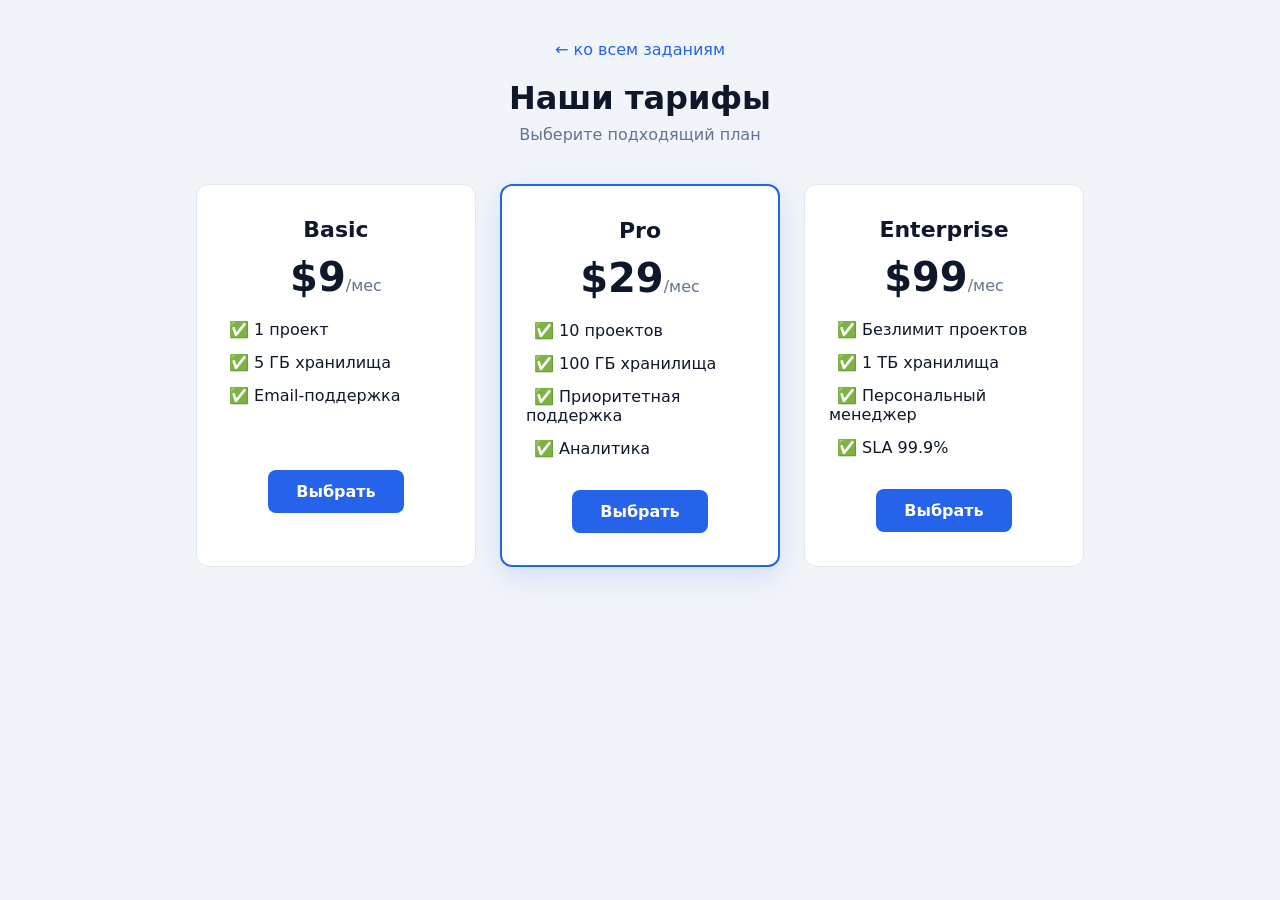
<file: 1-pricing/index.html>
<!DOCTYPE html>
<html lang="ru">
  <head>
    <meta charset="UTF-8" />
    <meta name="viewport" content="width=device-width, initial-scale=1.0" />
    <title>Задание 1 — Прайс-таблица</title>
    <link rel="stylesheet" href="styles.css" />
  </head>
  <body>
    <header class="page-header">
      <a href="../index.html" class="back">← ко всем заданиям</a>
      <h1>Наши тарифы</h1>
      <p>Выберите подходящий план</p>
    </header>

    <main class="plans">
      <section class="plan">
        <h3 class="plan__name">Basic</h3>
        <p class="price">$9<span>/мес</span></p>
        <ul class="features">
          
          <li>✅ 1 проект</li>
          <li>✅ 5 ГБ хранилища</li>
          <li>✅ Email-поддержка</li>
          <li></li>
          
        </ul>
        <a href="#" class="btn">Выбрать</a>
      </section>

      <section class="plan plan--featured">
        <h3 class="plan__name">Pro</h3>
        <p class="price">$29<span>/мес</span></p>
        <ul class="features">
          <li>✅ 10 проектов</li>
          <li>✅ 100 ГБ хранилища</li>
          <li>✅ Приоритетная поддержка</li>
          <li>✅ Аналитика</li>
        </ul>
        <a href="#" class="btn">Выбрать</a>
      </section>

      <section class="plan">
        <h3 class="plan__name">Enterprise</h3>
        <p class="price">$99<span>/мес</span></p>
        <ul class="features">
          <li>✅ Безлимит проектов</li>
          <li>✅ 1 ТБ хранилища</li>
          <li>✅ Персональный менеджер</li>
          <li>✅ SLA 99.9%</li>
        </ul>
        <a href="#" class="btn">Выбрать</a>
      </section>
    </main>
  </body>
</html>
</file>
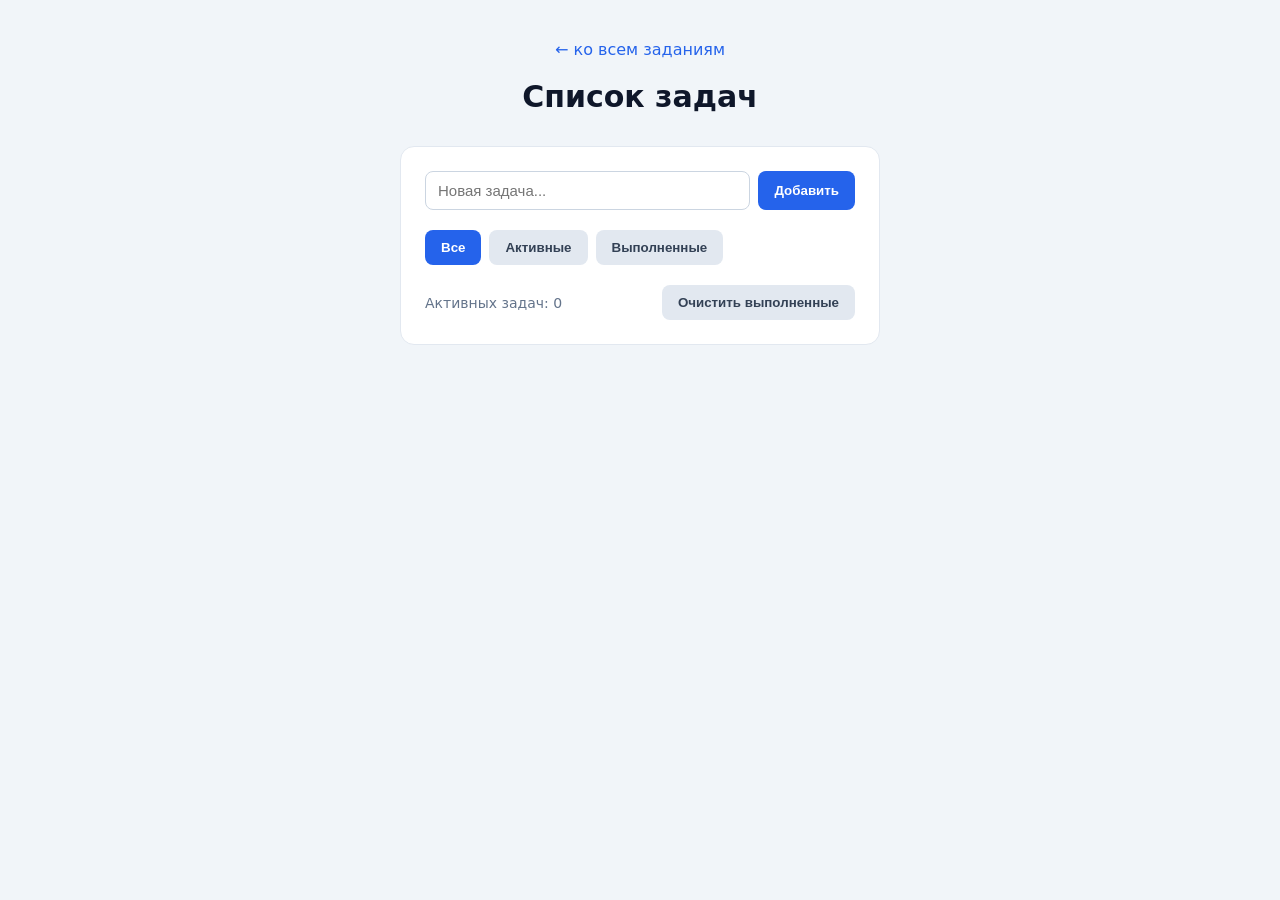
<file: 3-todo/index.html>
<!DOCTYPE html>
<html lang="ru">
  <head>
    <meta charset="UTF-8" />
    <meta name="viewport" content="width=device-width, initial-scale=1.0" />
    <title>Задание 3 — Список задач</title>
    <link rel="stylesheet" href="styles.css" />
  </head>
  <body>
    <header class="page-header">
      <a href="../index.html" class="back">← ко всем заданиям</a>
      <h1>Список задач</h1>
    </header>

    <main class="app">
      <div class="add-row">
        <input type="text" id="task-input"  placeholder="Новая задача..." />
        <button id="add-btn">Добавить</button>
      </div>
      <p class="error" id="error" hidden>Введите текст задачи</p>

      <div class="filters">
        <button data-filter="all" class="filter active">Все</button>
        <button data-filter="active" class="filter">Активные</button>
        <button data-filter="completed" class="filter">Выполненные</button>
      </div>

      <ul id="task-list" class="task-list"></ul>

      <div class="footer-row">
        <span id="counter">Активных задач: 0</span>
        <button id="clear-completed">Очистить выполненные</button>
      </div>
    </main>

    <script src="script.js"></script>
  </body>
</html>
</file>
<file: 1-pricing/styles.css>
* {
  box-sizing: border-box;
  margin: 0;
  padding: 0;
}

body {
  font-family: system-ui, -apple-system, "Segoe UI", Roboto, sans-serif;
  background: #f1f5f9;
  color: #0f172a;
  padding: 40px 20px;
}

.page-header {
  text-align: center;
  margin-bottom: 40px;
}

.page-header h1 {
  font-size: 32px;
  margin-bottom: 8px;
}

.page-header p {
  color: #64748b;
}

.back {
  display: inline-block;
  margin-bottom: 20px;
  color: #2563eb;
  text-decoration: none;
}

.plans {
  display: flex;
  flex-direction: row;
  justify-content: center;
  align-items: stretch;
  gap: 24px;
  max-width: 960px;
  margin: 0 auto;
}

.plan {
  background: #ffffff;
  border: 1px solid #e2e8f0;
  border-radius: 12px;
  padding: 32px 24px;
  width: 280px;
  text-align: center;
}

.plan--featured {
  border: 2px solid transparent;
  border-color: #2563eb;
  box-shadow: 0 10px 30px rgba(37, 99, 235, 0.15);
}

.plan__name {
  font-size: 22px;
  margin-bottom: 12px;
}

.price {
  font-size: 40px;
  font-weight: 700;
  color: #0f172a;
  margin-bottom: 20px;
}

.price span {
  font-size: 16px;
  font-weight: 400;
  color: #64748b;
}

.features {
  display: flex;
  flex-direction: column;
  gap: 6px;
  list-style: none;
  margin-bottom: 24px;
  text-align: left;
}

.features li {
  padding: 0;
  margin-bottom: 8px;
}

.features li::before {
  content: "";
  color: #22c55e;
  font-weight: 700;
  margin-right: 8px;
}

.btn {
  display: inline-block;
  padding: 12px 28px;
  border-radius: 8px;
  background: #2563eb;
  color: #ffffff;
  text-decoration: none;
  font-weight: 600;
}
</file>
<file: 3-todo/styles.css>
* {
  box-sizing: border-box;
  margin: 0;
  padding: 0;
}

body {
  font-family: system-ui, -apple-system, "Segoe UI", Roboto, sans-serif;
  background: #f1f5f9;
  color: #0f172a;
  padding: 40px 20px;
}

.page-header {
  text-align: center;
  margin-bottom: 32px;
}

.page-header h1 {
  font-size: 30px;
}

.back {
  display: inline-block;
  margin-bottom: 20px;
  color: #2563eb;
  text-decoration: none;
}

.app {
  max-width: 480px;
  margin: 0 auto;
  background: #ffffff;
  border: 1px solid #e2e8f0;
  border-radius: 14px;
  padding: 24px;
}

.add-row {
  display: flex;
  gap: 8px;
}

.add-row input {
  flex: 1;
  padding: 10px 12px;
  border: 1px solid #cbd5e1;
  border-radius: 8px;
  font-size: 15px;
}

.add-row button,
.filters button,
.footer-row button {
  padding: 10px 16px;
  border: none;
  border-radius: 8px;
  background: #2563eb;
  color: #ffffff;
  font-weight: 600;
  cursor: pointer;
}

.error {
  color: #dc2626;
  font-size: 14px;
  margin-top: 8px;
}

.filters {
  display: flex;
  gap: 8px;
  margin: 20px 0;
}

.filters .filter {
  background: #e2e8f0;
  color: #334155;
}

.filters .filter.active {
  background: #2563eb;
  color: #ffffff;
}

.task-list {
  list-style: none;
}

.task {
  display: flex;
  align-items: center;
  justify-content: space-between;
  gap: 10px;
  padding: 12px 4px;
  border-bottom: 1px solid #e2e8f0;
}

.task__text {
  flex: 1;
  cursor: pointer;
}

.task.done .task__text {
  text-decoration: line-through;
  color: #94a3b8;
}

.task__del {
  background: transparent;
  border: none;
  color: #94a3b8;
  font-size: 16px;
  cursor: pointer;
}

.task__del:hover {
  color: #dc2626;
}

.footer-row {
  display: flex;
  align-items: center;
  justify-content: space-between;
  margin-top: 20px;
  font-size: 14px;
  color: #64748b;
}

.footer-row button {
  background: #e2e8f0;
  color: #334155;
}
li.task.completed .task__text {
    text-decoration: line-through !important;
    color: #888888 !important;
}
</file>
